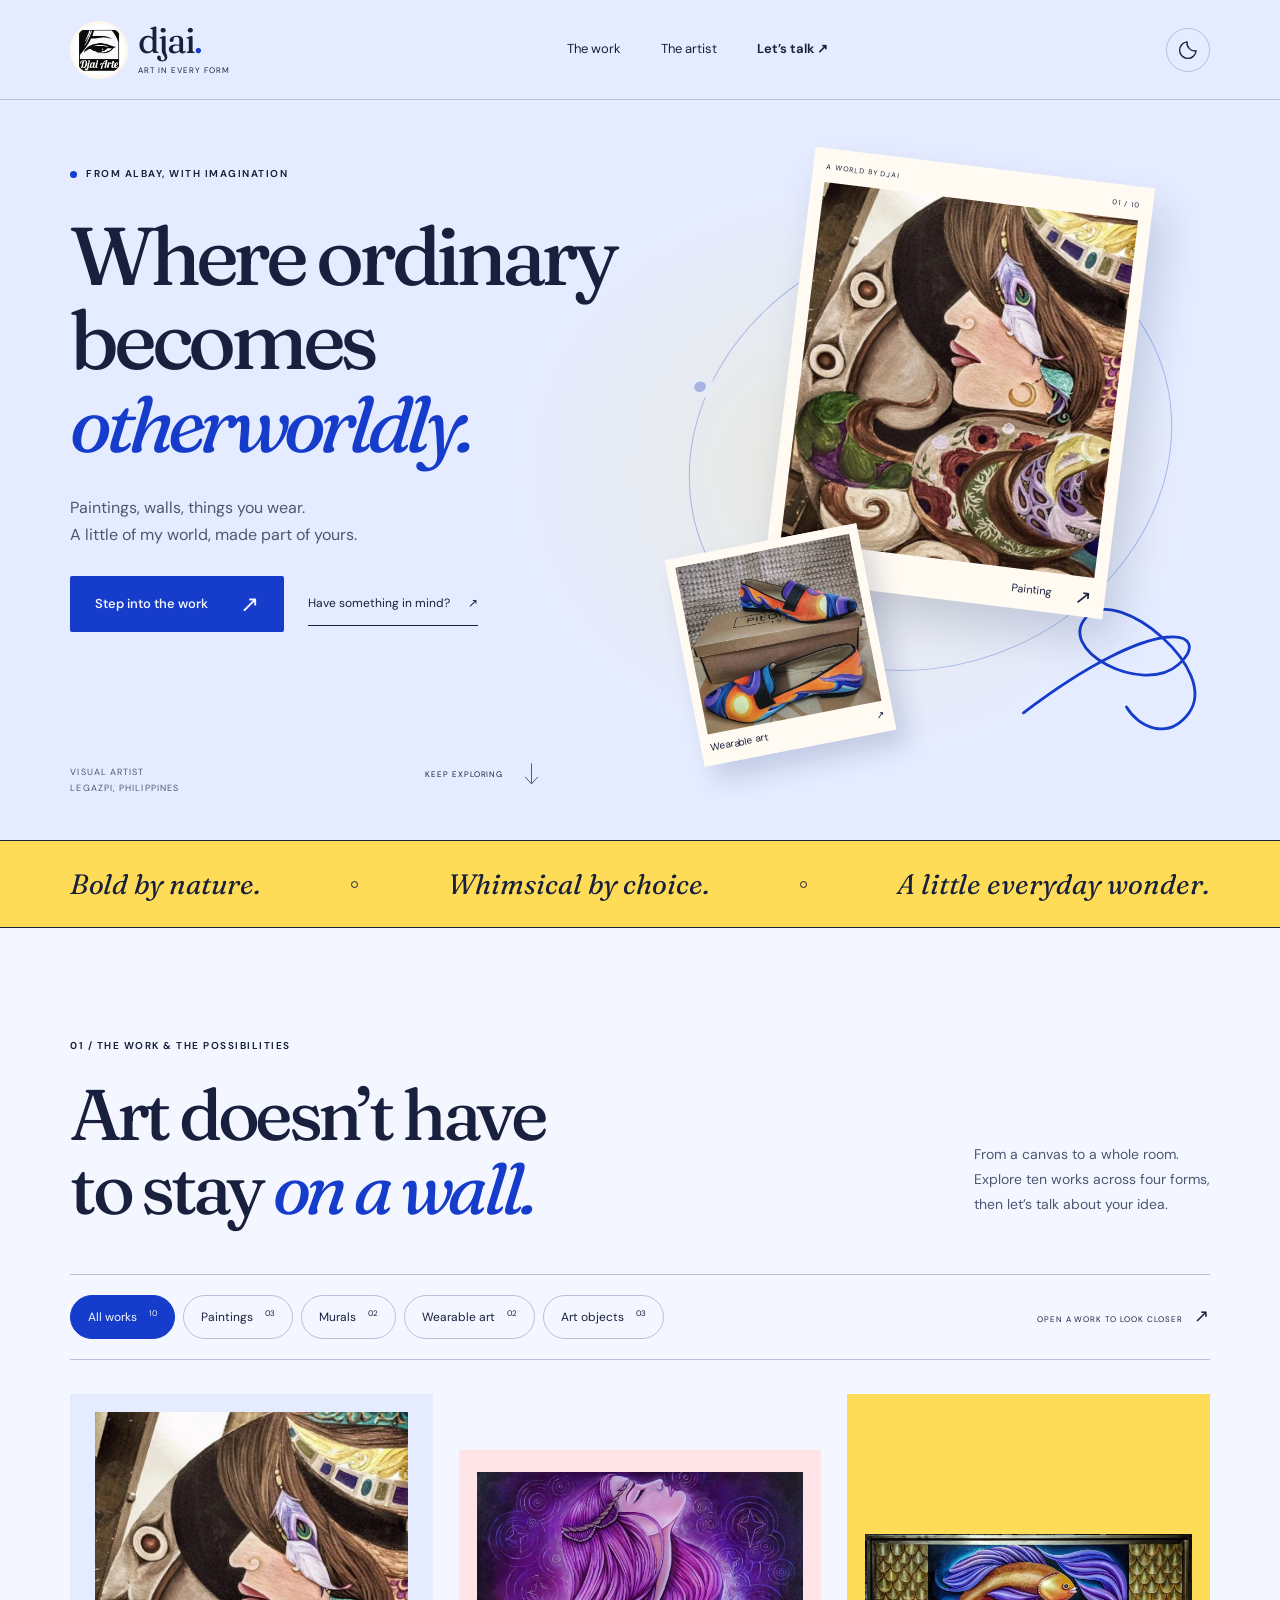
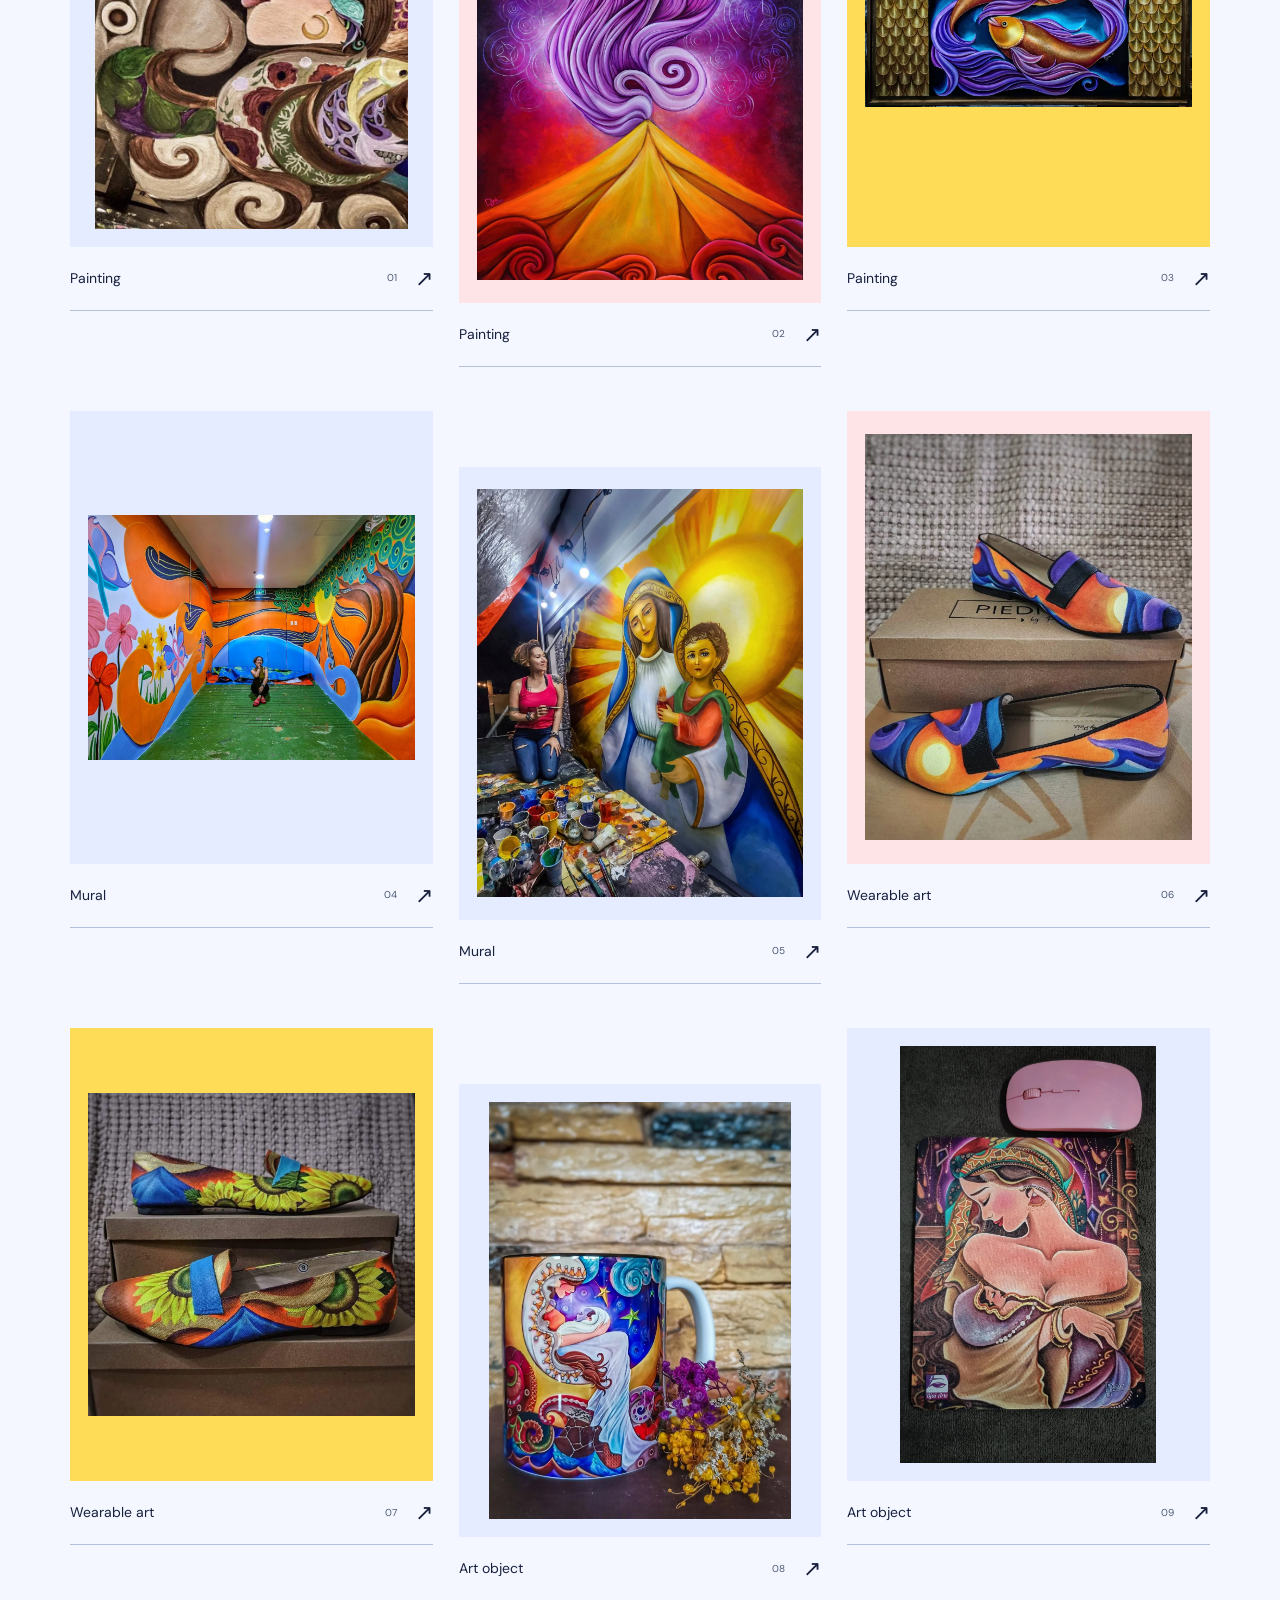
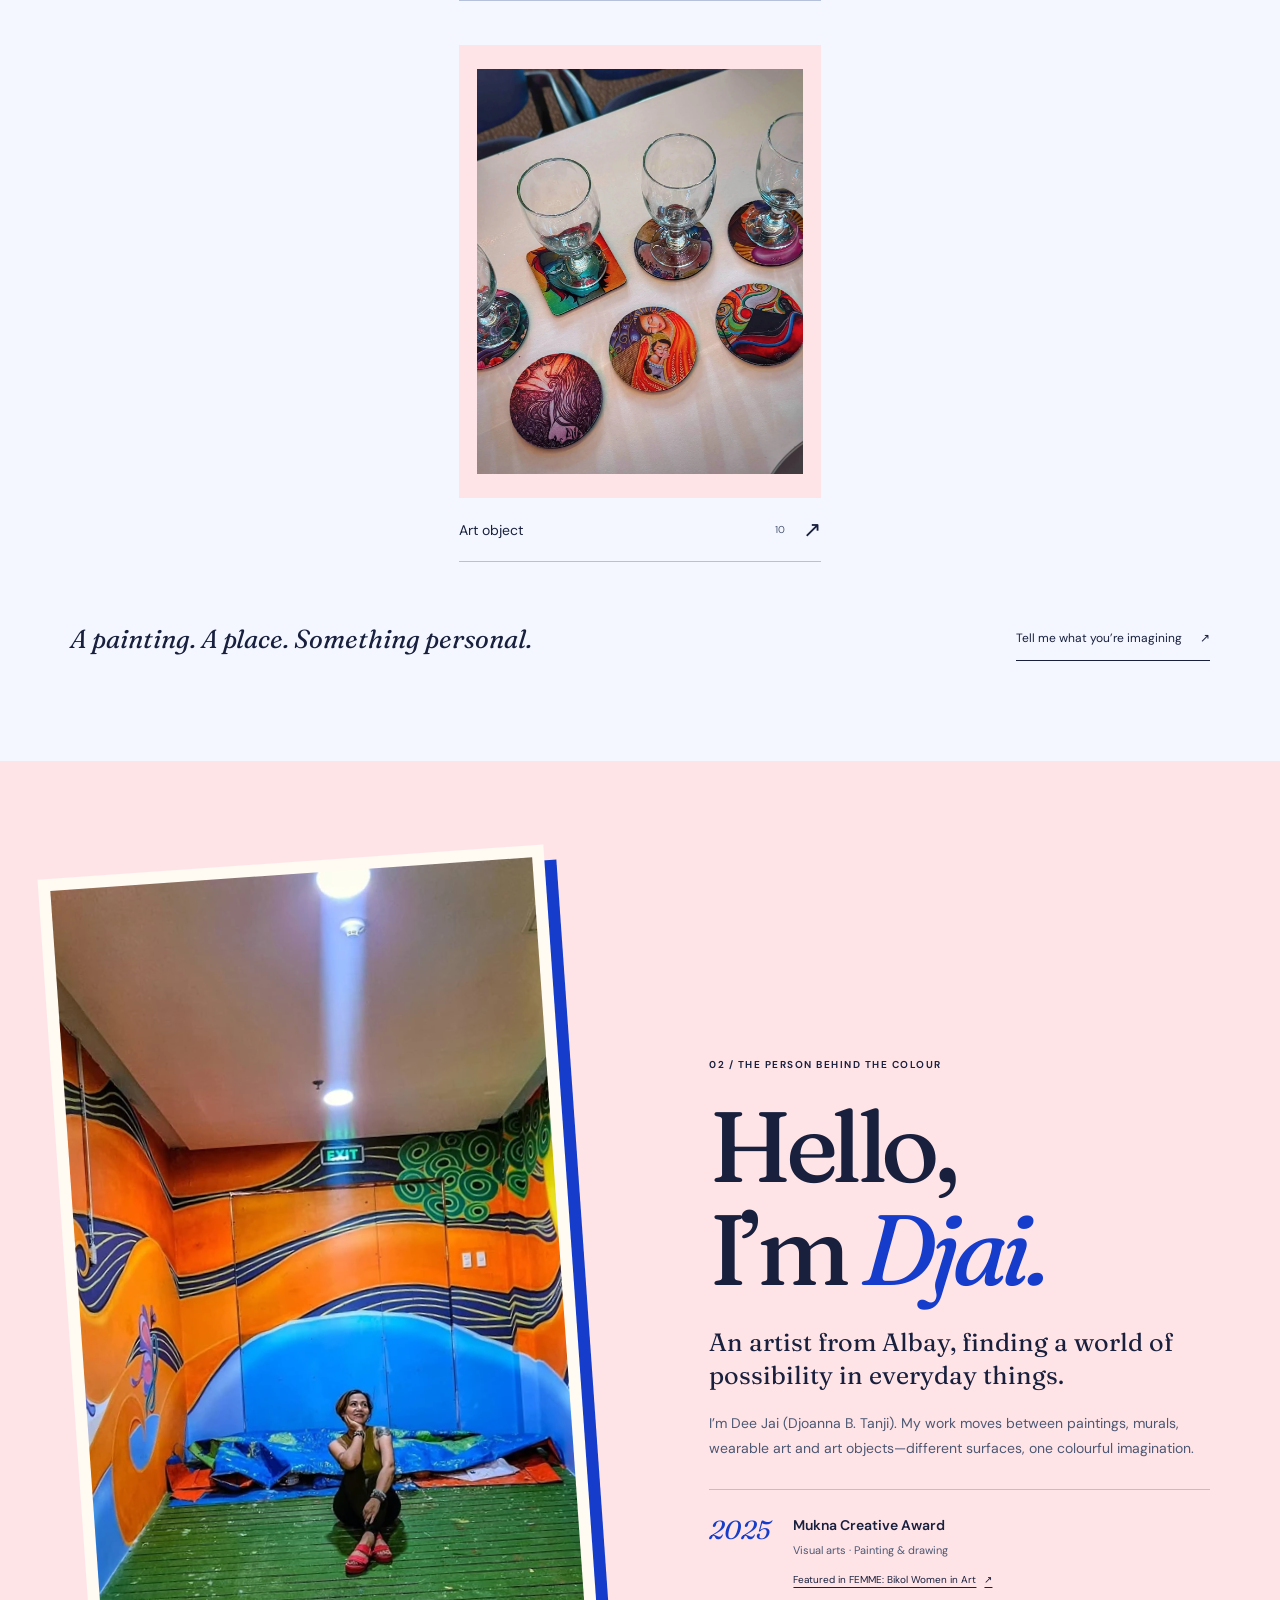
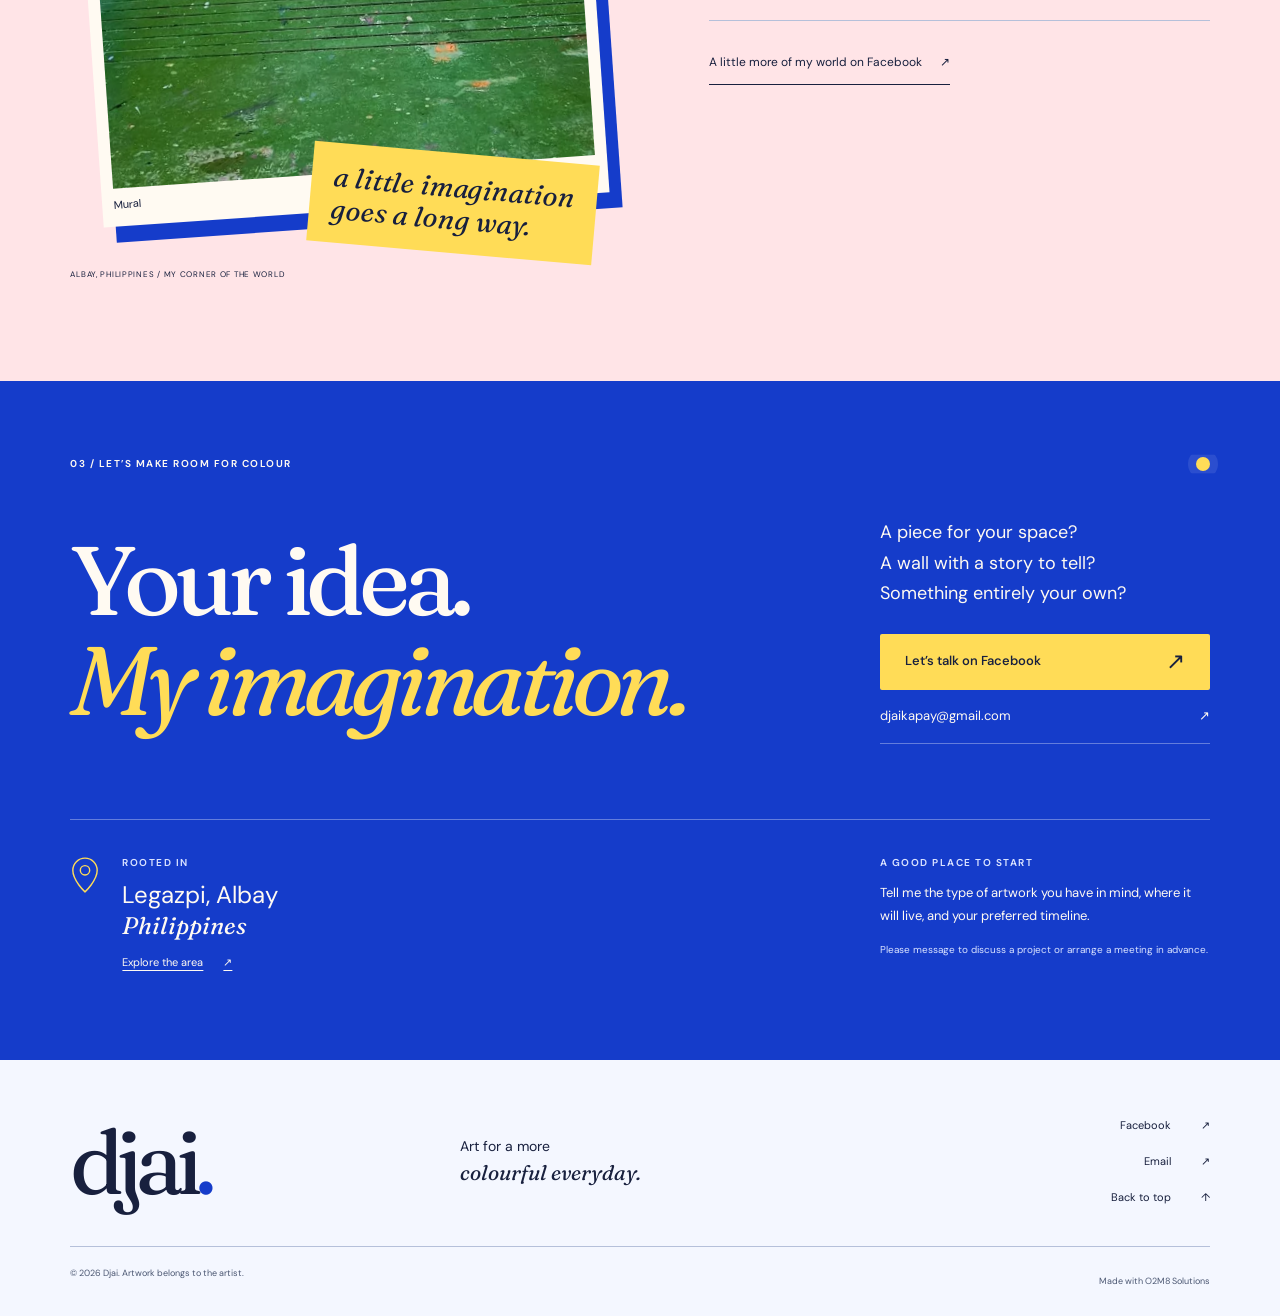
<file: index.html>
<!doctype html>
<html lang="en"><head><meta charset="utf-8"><meta name="viewport" content="width=device-width,initial-scale=1"><title>Djai — Art for a more colourful everyday</title><meta name="description" content="Explore paintings, murals, wearable art and art objects by Djai, a visual artist from Albay, Philippines. Connect about your next art project."><link rel="icon" type="image/webp" href="[data-uri]">
<meta name="theme-color" content="#f4f7ff">
<script>(function(){try{var t=localStorage.getItem('djai-theme');document.documentElement.dataset.djaiTheme=t==='light'||t==='dark'?t:matchMedia('(prefers-color-scheme: dark)').matches?'dark':'light'}catch(e){document.documentElement.dataset.djaiTheme='light'}})();</script>

<script>if(new URLSearchParams(location.search).get("motion")==="on")document.documentElement.dataset.djaiMotion="full";</script>
<link rel="stylesheet" href="styles.css"></head><body><div id="djai-final">
  <a class="skip-link" href="#djai-main">Skip to content</a>
  <div class="reading-progress" aria-hidden="true"></div>
  <header class="site-header">
    <a class="brand" href="#djai-home" aria-label="Djai. Art in every form — back to top"><img src="[data-uri]" alt="" width="360" height="350"><span>djai<span class="brand-dot">.</span><small>ART IN EVERY FORM</small></span></a>
    <nav class="main-nav" aria-label="Main navigation" id="djai-nav"><a href="#djai-work">The work</a><a href="#djai-details">The artist</a><a href="#djai-contact">Let’s talk <span aria-hidden="true">↗</span></a></nav>
    <div class="header-tools"><button class="icon-button theme-toggle" type="button" aria-label="Switch to dark mode" data-theme-toggle><svg class="sun-icon" viewBox="0 0 24 24" fill="none" stroke="currentColor" stroke-width="1.5" aria-hidden="true"><circle cx="12" cy="12" r="4"/><path d="M12 2v2m0 16v2M2 12h2m16 0h2M5 5l1.5 1.5m11 11L19 19M5 19l1.5-1.5m11-11L19 5"/></svg><svg class="moon-icon" viewBox="0 0 24 24" fill="none" stroke="currentColor" stroke-width="1.5" aria-hidden="true"><path d="M20.8 13.1A9 9 0 0 1 10.9 3.2 9 9 0 1 0 20.8 13.1Z"/></svg></button><button class="icon-button menu-toggle" type="button" aria-label="Open navigation" aria-expanded="false" aria-controls="djai-nav"><span></span><span></span></button></div>
  </header>
  <main id="djai-main">
    <section class="hero section-pad" id="djai-home" aria-labelledby="djai-hero-title">
      <div class="hero-copy"><p class="eyebrow hero-enter"><span class="status-dot" aria-hidden="true"></span> FROM ALBAY, WITH IMAGINATION</p><h1 id="djai-hero-title" class="hero-enter">Where ordinary<br> becomes <em>otherworldly.</em></h1><p class="hero-intro hero-enter">Paintings, walls, things you wear.<br> A little of my world, made part of yours.</p><div class="hero-actions hero-enter"><a class="button button-primary" href="#djai-work">Step into the work <span aria-hidden="true">↗</span></a><a class="text-link" href="#djai-contact">Have something in mind? <span aria-hidden="true">↗</span></a></div><div class="hero-bottom hero-enter"><span>VISUAL ARTIST<br> LEGAZPI, PHILIPPINES</span><a href="#djai-work" aria-label="Keep exploring — scroll to selected artwork" class="scroll-cue"><span>KEEP EXPLORING</span><svg viewBox="0 0 24 32" fill="none" stroke="currentColor" aria-hidden="true"><path d="M12 1v28M3 20l9 10 9-10"/></svg></a></div></div>
      <div class="hero-art"><div class="orbit-ring" aria-hidden="true"></div><div class="hero-scribble" aria-hidden="true"><svg viewBox="0 0 220 180" fill="none"><path d="M21 148C135 1 196 12 168 55 140 98 33 74 61 29 85-9 214 49 192 103 171 154 104 115 116 81" stroke="currentColor" stroke-width="3" stroke-linecap="round"/></svg></div><button class="hero-frame" data-art="1" aria-haspopup="dialog"><span class="frame-top">A WORLD BY DJAI <span>01 / 10</span></span><img src="images/01-painting.webp" alt="" width="720" height="960" fetchpriority="high"><span class="frame-bottom">Painting <span aria-hidden="true">↗</span></span></button><button class="hero-mini" data-art="6" aria-haspopup="dialog"><img src="images/06-wearable.webp" alt="" width="1200" height="1493"><span>Wearable art <span aria-hidden="true">↗</span></span></button></div>
    </section>
    <div class="editorial-ribbon"><span>Bold by nature.</span><i aria-hidden="true"></i><span>Whimsical by choice.</span><i aria-hidden="true"></i><span>A little everyday wonder.</span></div>
    <section class="work-section section-pad" id="djai-work" aria-labelledby="djai-work-title">
      <div class="section-heading" data-reveal><div><p class="eyebrow">01 / THE WORK & THE POSSIBILITIES</p><h2 id="djai-work-title">Art doesn’t have<br> to stay <em>on a wall.</em></h2></div><p class="section-aside">From a canvas to a whole room.<br> Explore ten works across four forms,<br> then let’s talk about your idea.</p></div>
      <div class="gallery-toolbar" data-reveal><div class="filters" role="group" aria-label="Filter artwork by type"><button type="button" data-filter="all" aria-pressed="true">All works <small>10</small></button><button type="button" data-filter="painting" aria-pressed="false">Paintings <small>03</small></button><button type="button" data-filter="mural" aria-pressed="false">Murals <small>02</small></button><button type="button" data-filter="wearable" aria-pressed="false">Wearable art <small>02</small></button><button type="button" data-filter="object" aria-pressed="false">Art objects <small>03</small></button></div><span class="gallery-hint">OPEN A WORK TO LOOK CLOSER <span aria-hidden="true">↗</span></span></div>
      <p class="sr-only" id="djai-gallery-status" role="status" aria-live="polite">Showing all 10 artworks.</p>
      <div class="art-grid"><figure class="art-card" data-type="painting" data-reveal><button class="art-open" data-art="1" aria-haspopup="dialog"><span class="art-image"><img src="images/01-painting.webp" alt="" width="720" height="960" loading="lazy" decoding="async"></span><span class="art-caption"><span>Painting</span> <span class="art-number">01 <span aria-hidden="true">↗</span></span></span></button></figure>
<figure class="art-card" data-type="painting" data-reveal><button class="art-open" data-art="2" aria-haspopup="dialog"><span class="art-image"><img src="images/02-painting.webp" alt="" width="1200" height="1501" loading="lazy" decoding="async"></span><span class="art-caption"><span>Painting</span> <span class="art-number">02 <span aria-hidden="true">↗</span></span></span></button></figure>
<figure class="art-card" data-type="painting" data-reveal><button class="art-open" data-art="3" aria-haspopup="dialog"><span class="art-image"><img src="images/03-painting.webp" alt="" width="1200" height="636" loading="lazy" decoding="async"></span><span class="art-caption"><span>Painting</span> <span class="art-number">03 <span aria-hidden="true">↗</span></span></span></button></figure>
<figure class="art-card" data-type="mural" data-reveal><button class="art-open" data-art="4" aria-haspopup="dialog"><span class="art-image"><img src="images/04-mural.webp" alt="" width="1200" height="900" loading="lazy" decoding="async"></span><span class="art-caption"><span>Mural</span> <span class="art-number">04 <span aria-hidden="true">↗</span></span></span></button></figure>
<figure class="art-card" data-type="mural" data-reveal><button class="art-open" data-art="5" aria-haspopup="dialog"><span class="art-image"><img src="images/05-mural.webp" alt="" width="1200" height="1500" loading="lazy" decoding="async"></span><span class="art-caption"><span>Mural</span> <span class="art-number">05 <span aria-hidden="true">↗</span></span></span></button></figure>
<figure class="art-card" data-type="wearable" data-reveal><button class="art-open" data-art="6" aria-haspopup="dialog"><span class="art-image"><img src="images/06-wearable.webp" alt="" width="1200" height="1493" loading="lazy" decoding="async"></span><span class="art-caption"><span>Wearable art</span> <span class="art-number">06 <span aria-hidden="true">↗</span></span></span></button></figure>
<figure class="art-card" data-type="wearable" data-reveal><button class="art-open" data-art="7" aria-haspopup="dialog"><span class="art-image"><img src="images/07-wearable.webp" alt="" width="1080" height="1070" loading="lazy" decoding="async"></span><span class="art-caption"><span>Wearable art</span> <span class="art-number">07 <span aria-hidden="true">↗</span></span></span></button></figure>
<figure class="art-card" data-type="object" data-reveal><button class="art-open" data-art="8" aria-haspopup="dialog"><span class="art-image"><img src="images/08-object.webp" alt="" width="1161" height="1600" loading="lazy" decoding="async"></span><span class="art-caption"><span>Art object</span> <span class="art-number">08 <span aria-hidden="true">↗</span></span></span></button></figure>
<figure class="art-card" data-type="object" data-reveal><button class="art-open" data-art="9" aria-haspopup="dialog"><span class="art-image"><img src="images/09-object.webp" alt="" width="982" height="1600" loading="lazy" decoding="async"></span><span class="art-caption"><span>Art object</span> <span class="art-number">09 <span aria-hidden="true">↗</span></span></span></button></figure>
<figure class="art-card" data-type="object" data-reveal><button class="art-open" data-art="10" aria-haspopup="dialog"><span class="art-image"><img src="images/10-object.webp" alt="" width="1200" height="1489" loading="lazy" decoding="async"></span><span class="art-caption"><span>Art object</span> <span class="art-number">10 <span aria-hidden="true">↗</span></span></span></button></figure></div>
      <div class="work-end" data-reveal><p>A painting. A place. Something personal.</p><a class="text-link" href="#djai-contact">Tell me what you’re imagining <span aria-hidden="true">↗</span></a></div>
    </section>
    <section class="artist-section section-pad" id="djai-details" aria-labelledby="djai-artist-title">
      <div class="artist-visual" data-reveal><button class="artist-photo" data-art="4" aria-haspopup="dialog"><img src="images/04-mural.webp" alt="" width="1200" height="900" loading="lazy"><span>Mural <span aria-hidden="true">↗</span></span></button><div class="artist-signature" aria-hidden="true">a little imagination<br> goes a long way.</div><span class="artist-coordinate">ALBAY, PHILIPPINES / MY CORNER OF THE WORLD</span></div>
      <div class="artist-copy" data-reveal><p class="eyebrow">02 / THE PERSON BEHIND THE COLOUR</p><h2 id="djai-artist-title">Hello,<br>  I’m <em>Djai.</em></h2><p class="artist-lead">An artist from Albay, finding a world of possibility in everyday things.</p><p>I’m Dee Jai (Djoanna B. Tanji). My work moves between paintings, murals, wearable art and art objects—different surfaces, one colourful imagination.</p><div class="recognition"><span class="recognition-year">2025</span><div><h3>Mukna Creative Award</h3><p>Visual arts · Painting & drawing</p><a href="https://dateline-ibalon.com/2025/03/femme-bikol-women-in-art/" target="_blank" rel="noopener noreferrer">Featured in FEMME: Bikol Women in Art <span aria-hidden="true">↗</span></a></div></div><a class="text-link" href="https://www.facebook.com/whydjaiwhy" target="_blank" rel="noopener noreferrer">A little more of my world on Facebook <span aria-hidden="true">↗</span></a></div>
    </section>
    <section class="contact-section section-pad" id="djai-contact" aria-labelledby="djai-contact-title"><div class="contact-top" data-reveal><p class="eyebrow">03 / LET’S MAKE ROOM FOR COLOUR</p><span class="contact-dot" aria-hidden="true"></span></div><div class="contact-main" data-reveal><h2 id="djai-contact-title">Your idea.<br> <em>My imagination.</em></h2><div class="contact-copy"><p>A piece for your space?<br> A wall with a story to tell?<br> Something entirely your own?</p><a class="button button-yellow" href="https://www.facebook.com/whydjaiwhy" target="_blank" rel="noopener noreferrer">Let’s talk on Facebook <span aria-hidden="true">↗</span></a><a class="contact-email" href="mailto:djaikapay@gmail.com">djaikapay@gmail.com <span aria-hidden="true">↗</span></a></div></div><div class="contact-details" data-reveal><div class="location"><svg viewBox="0 0 32 40" fill="none" stroke="currentColor" stroke-width="1.5" aria-hidden="true"><path d="M29 15c0 11-13 23-13 23S3 26 3 15a13 13 0 0 1 26 0Z"/><circle cx="16" cy="15" r="5"/></svg><div><p class="eyebrow">ROOTED IN</p><p>Legazpi, Albay<br> <em>Philippines</em></p><a href="https://www.google.com/maps/search/?api=1&query=Legazpi%2C+Albay%2C+Philippines" target="_blank" rel="noopener noreferrer">Explore the area <span aria-hidden="true">↗</span></a></div></div><div class="contact-practical"><p class="eyebrow">A GOOD PLACE TO START</p><p>Tell me the type of artwork you have in mind, where it will live, and your preferred timeline.</p><small>Please message to discuss a project or arrange a meeting in advance.</small></div></div></section>
  </main>
  <footer class="site-footer section-pad"><a class="footer-brand" href="#djai-home" aria-label="Djai, back to top">djai<span>.</span></a><p>Art for a more<br> <em>colourful everyday.</em></p><div class="footer-links"><a href="https://www.facebook.com/whydjaiwhy" target="_blank" rel="noopener noreferrer">Facebook <span aria-hidden="true">↗</span></a><a href="mailto:djaikapay@gmail.com">Email <span aria-hidden="true">↗</span></a><a href="#djai-home">Back to top <span aria-hidden="true">↑</span></a></div><div class="footer-bottom"><span>© <span data-year>2026</span> Djai. Artwork belongs to the artist.</span><span class="footer-credit">Made with O2M8 Solutions</span></div></footer>
  <dialog class="art-viewer" aria-labelledby="djai-viewer-title"><div class="viewer-top"><h2 id="djai-viewer-title">Painting</h2><span class="viewer-counter"></span><button class="icon-button viewer-close" type="button" aria-label="Close artwork viewer"><svg viewBox="0 0 24 24" stroke="currentColor" stroke-width="1.5" aria-hidden="true"><path d="m5 5 14 14M19 5 5 19"/></svg></button></div><div class="viewer-stage"><img class="viewer-image" alt=""></div><div class="viewer-bottom"><button class="viewer-prev" type="button"><span aria-hidden="true">←</span> Previous</button><span>USE ARROW KEYS TO EXPLORE</span><button class="viewer-next" type="button">Next <span aria-hidden="true">→</span></button></div></dialog>
</div>
<script src="script.js"></script></body></html>
</file>
<file: styles.css>
@font-face{font-family:Djai Sans;src:url([data-uri]) format('woff2');font-weight:100 1000;font-display:swap}
@font-face{font-family:Djai Serif;src:url([data-uri]) format('woff2');font-weight:100 900;font-display:swap}
@font-face{font-family:Djai Serif;src:url([data-uri]) format('woff2');font-weight:100 900;font-style:italic;font-display:swap}
html{scroll-behavior:smooth;scroll-padding-top:100px}body{margin:0;background:#f4f7ff}html[data-djai-theme=dark] body{background:#151a30}
#djai-final{--paper:#f4f7ff;--hero:#e5ecff;--ink:#18203e;--muted:#4c5873;--primary:#153cca;--accent:#ffdc57;--pink:#ffe4e7;--line:#b5c0da;--frame:#fffaf2;--contact:#153cca;--contact-ink:#fffaf2;--contact-muted:#d9e2ff;--ribbon:#ffdc57;--ribbon-ink:#18203e;--shadow:rgba(19,36,94,.16);font-family:Djai Sans,Arial,sans-serif;font-size:16px;line-height:1.6;color:var(--ink);background:var(--paper);isolation:isolate;width:100%;overflow:clip;text-align:left;color-scheme:light}
html[data-djai-theme=dark] #djai-final{--paper:#151a30;--hero:#1d2443;--ink:#f4edff;--muted:#c1bed2;--primary:#f6d36b;--accent:#f6d36b;--pink:#272d48;--line:#626b8b;--frame:#fff5ed;--contact:#442151;--contact-muted:#ecd9ef;--ribbon:#db7cae;--ribbon-ink:#251a37;--shadow:rgba(0,0,0,.3);color-scheme:dark}
#djai-final *,#djai-final *::before,#djai-final *::after{box-sizing:border-box}#djai-final [hidden]{display:none!important}#djai-final img{display:block;max-width:100%}#djai-final svg{display:block}#djai-final a{color:inherit;text-decoration:none}#djai-final button{font:inherit;color:inherit;cursor:pointer;background:none;border:0;padding:0;text-align:inherit}#djai-final h1,#djai-final h2,#djai-final h3,#djai-final p,#djai-final figure{margin:0}#djai-final h1,#djai-final h2{font-family:Djai Serif,Georgia,serif;font-weight:450;letter-spacing:-.065em;line-height:1.03}#djai-final h2{font-size:clamp(46px,5.6vw,84px)}#djai-final em{font-family:Djai Serif,Georgia,serif;font-weight:420}#djai-final button:focus-visible,#djai-final a:focus-visible{outline:3px solid var(--primary);outline-offset:5px}#djai-final .section-pad{padding-left:5.5%;padding-right:5.5%}#djai-final .eyebrow{font-size:10px;letter-spacing:.15em;font-weight:650;line-height:1.6}#djai-final .sr-only{position:absolute;width:1px;height:1px;padding:0;margin:-1px;overflow:hidden;clip:rect(0,0,0,0);white-space:nowrap;border:0}#djai-final .skip-link{position:fixed;top:10px;left:10px;transform:translateY(-200%);background:var(--accent);color:#18203e;padding:12px 20px;z-index:100}#djai-final .skip-link:focus{transform:none}#djai-final .reading-progress{height:3px;position:fixed;top:0;left:0;width:100%;transform:scaleX(0);transform-origin:left;background:var(--primary);z-index:80;pointer-events:none}
#djai-final .site-header{height:100px;padding:12px 5.5%;display:flex;align-items:center;justify-content:space-between;gap:24px;background:var(--hero);position:relative;z-index:30;border-bottom:1px solid var(--line)}#djai-final .brand{display:flex;align-items:center;gap:10px}#djai-final .brand img{width:58px;height:58px;object-fit:contain;background:#fff8ee;border-radius:50%;padding:3px}#djai-final .brand>span{font-family:Djai Serif,Georgia,serif;font-size:36px;line-height:.9;letter-spacing:-2px}#djai-final .brand-dot{color:var(--primary)}#djai-final .brand small{display:block;font:8px Djai Sans,sans-serif;letter-spacing:.12em;margin-top:8px}#djai-final .main-nav{display:flex;align-items:center;gap:40px;font-size:13px}#djai-final .main-nav a{position:relative;padding:12px 0}#djai-final .main-nav a::after{content:'';position:absolute;left:0;bottom:5px;height:1px;width:100%;background:currentColor;transform:scaleX(0);transform-origin:left;transition:transform .25s}#djai-final .main-nav a:hover::after,#djai-final .main-nav a[aria-current]::after{transform:scaleX(1)}#djai-final .main-nav a:last-child{font-weight:650}#djai-final .header-tools{display:flex;gap:8px}#djai-final .icon-button{width:44px;height:44px;border:1px solid var(--line);border-radius:50%;display:grid;place-items:center}#djai-final .icon-button svg{width:22px;height:22px}#djai-final .moon-icon{display:block}#djai-final .sun-icon{display:none}html[data-djai-theme=dark] #djai-final .moon-icon{display:none}html[data-djai-theme=dark] #djai-final .sun-icon{display:block}#djai-final .menu-toggle{display:none}
#djai-final .hero{min-height:740px;padding-top:66px;padding-bottom:44px;background:var(--hero);display:grid;grid-template-columns:1.12fr 1fr;gap:2%;position:relative}#djai-final .hero-copy{display:flex;flex-direction:column;position:relative;z-index:2}#djai-final .hero .eyebrow{display:flex;align-items:center;gap:9px;margin-bottom:32px}#djai-final .status-dot{width:7px;height:7px;background:var(--primary);border-radius:50%}#djai-final h1{font-size:clamp(55px,6.4vw,100px)}#djai-final h1 em{display:block;color:var(--primary);font-size:.96em;letter-spacing:-.075em}#djai-final .hero-intro{margin:30px 0 28px;font-size:16px;line-height:1.7;color:var(--muted)}#djai-final .hero-actions{display:flex;align-items:center;gap:24px;flex-wrap:wrap}#djai-final .button{min-height:56px;padding:16px 25px;display:inline-flex;align-items:center;justify-content:space-between;gap:32px;font-size:13px;font-weight:550;border-radius:2px;transition:transform .25s,box-shadow .25s}#djai-final .button:hover{transform:translateY(-3px);box-shadow:0 8px 0 -4px var(--ink)}#djai-final .button-primary{background:var(--primary);color:var(--paper)}#djai-final .button span{font-size:23px;line-height:1}#djai-final .text-link{font-size:12px;border-bottom:1px solid currentColor;display:inline-flex;align-items:center;gap:18px;padding:10px 0;min-height:44px}#djai-final .hero-bottom{display:flex;justify-content:space-between;align-items:flex-end;margin-top:auto;padding-top:45px;max-width:470px}#djai-final .hero-bottom>span{font-size:9px;line-height:1.8;letter-spacing:.12em;color:var(--muted)}#djai-final .scroll-cue{display:flex;align-items:center;gap:20px;min-height:44px;font-size:8px;letter-spacing:.12em}#djai-final .scroll-cue svg{width:17px;height:32px;animation:djai-nudge 3s ease-in-out 1}
#djai-final .hero-art{position:relative;min-height:610px;perspective:1100px}#djai-final .orbit-ring{position:absolute;width:94%;aspect-ratio:1;border:1px solid var(--primary);border-radius:50%;top:6%;left:0;opacity:.3;transform:rotate(-25deg) scaleY(.86)}#djai-final .hero-frame{position:absolute;width:65%;top:0;left:20%;background:var(--frame);padding:13px 13px 0;transform:rotate(7deg);box-shadow:14px 22px 40px var(--shadow);color:#18203e;animation:djai-float 4.6s ease-in-out 1;transition:box-shadow .4s}#djai-final .hero-frame:hover{box-shadow:20px 30px 50px var(--shadow)}#djai-final .hero-frame>img{width:100%;height:360px;object-fit:cover}#djai-final .frame-top{display:flex;justify-content:space-between;font-size:7px;letter-spacing:.14em;padding-bottom:10px}#djai-final .frame-bottom{display:flex;justify-content:space-between;align-items:center;font-size:11px;height:40px}#djai-final .frame-bottom>span{font-size:20px}#djai-final .hero-mini{position:absolute;width:37%;left:0;bottom:46px;transform:rotate(-11deg);border:9px solid var(--frame);background:var(--frame);color:#18203e;box-shadow:10px 16px 25px var(--shadow);animation:djai-float-small 4.4s ease-in-out 1}#djai-final .hero-mini>img{width:100%;height:170px;object-fit:cover;object-position:center 58%}#djai-final .hero-mini>span{display:flex;justify-content:space-between;font-size:10px;padding-top:6px}#djai-final .hero-scribble{position:absolute;width:39%;color:var(--primary);right:-2%;bottom:30px;transform:rotate(15deg)}#djai-final .hero-note{position:absolute;right:3%;bottom:112px;font-size:14px;line-height:1.5;transform:rotate(7deg);color:var(--primary)}#djai-final .hero-note em{font-size:20px}#djai-final .hero-note svg{width:90px;margin:0 0 0 28px}#djai-final .editorial-ribbon{display:flex;justify-content:space-between;align-items:center;gap:25px;padding:26px 5.5%;background:var(--ribbon);color:var(--ribbon-ink);font:italic 28px Djai Serif,Georgia,serif;border-top:1px solid var(--ink);border-bottom:1px solid var(--ink)}#djai-final .editorial-ribbon i{width:7px;height:7px;border:1px solid currentColor;border-radius:50%;flex-shrink:0}
#djai-final .work-section{padding-top:110px;padding-bottom:100px}#djai-final .section-heading{display:flex;justify-content:space-between;align-items:flex-end;gap:40px;margin-bottom:48px}#djai-final .section-heading .eyebrow{margin-bottom:24px}#djai-final .section-heading h2 em{color:var(--primary)}#djai-final .section-aside{font-size:14px;line-height:1.8;color:var(--muted);padding-bottom:8px}#djai-final .gallery-toolbar{border-top:1px solid var(--line);border-bottom:1px solid var(--line);padding:20px 0;display:flex;align-items:center;justify-content:space-between;gap:20px;margin-bottom:34px}#djai-final .filters{display:flex;gap:8px;flex-wrap:wrap}#djai-final .filters button{padding:10px 17px;border:1px solid var(--line);border-radius:100px;font-size:12px;min-height:44px;transition:background .25s,color .25s,border-color .25s}#djai-final .filters small{font-size:8px;margin-left:9px;vertical-align:super}#djai-final .filters button[aria-pressed=true]{background:var(--primary);border-color:var(--primary);color:var(--paper)}#djai-final .filters button:hover{border-color:var(--primary)}#djai-final .gallery-hint{font-size:8px;letter-spacing:.12em;white-space:nowrap}#djai-final .gallery-hint span{font-size:18px;margin-left:8px}#djai-final .art-grid{display:grid;grid-template-columns:repeat(3,minmax(0,1fr));gap:44px 26px;align-items:start}#djai-final .art-card:nth-child(3n+2){margin-top:56px}#djai-final .art-open{display:block;width:100%}#djai-final .art-image{display:block;position:relative;overflow:hidden;background:var(--hero);aspect-ratio:4/5;padding:18px;transition:background .4s}#djai-final .art-card:nth-child(4n+2) .art-image{background:var(--pink)}#djai-final .art-card:nth-child(4n+3) .art-image{background:var(--ribbon)}#djai-final .art-image img{width:100%;height:100%;object-fit:contain;transition:transform .65s cubic-bezier(.2,.65,.3,1)}#djai-final .art-open:hover img{transform:scale(1.045)}#djai-final .art-caption{display:flex;justify-content:space-between;align-items:center;border-bottom:1px solid var(--line);padding:14px 0;font-size:14px}#djai-final .art-number{font-size:10px;color:var(--muted);display:flex;gap:18px;align-items:center}#djai-final .art-number>span{font-size:22px;color:var(--ink);transition:transform .25s}#djai-final .art-open:hover .art-number>span{transform:translate(3px,-3px)}#djai-final .art-card:last-child{grid-column:2}#djai-final .art-grid.is-filtered .art-card{margin-top:0;grid-column:auto}#djai-final .work-end{display:flex;justify-content:space-between;gap:20px;margin-top:55px;align-items:center}#djai-final .work-end p{font:italic 26px Djai Serif,Georgia,serif}
#djai-final .artist-section{background:var(--pink);padding-top:100px;padding-bottom:100px;display:grid;grid-template-columns:1.05fr 1fr;gap:10%;align-items:center}#djai-final .artist-visual{position:relative;padding:0 18px 70px 0}#djai-final .artist-photo{width:100%;padding:12px;background:var(--frame);color:#18203e;transform:rotate(-4deg);box-shadow:12px 16px 0 var(--primary);display:block}#djai-final .artist-photo img{width:100%;aspect-ratio:1;object-fit:cover}#djai-final .artist-photo>span{display:flex;justify-content:space-between;padding-top:8px;font-size:11px}#djai-final .artist-signature{position:absolute;bottom:28px;right:0;background:var(--ribbon);color:var(--ribbon-ink);font:italic 28px/1.15 Djai Serif,Georgia,serif;padding:18px 22px;transform:rotate(5deg)}#djai-final .artist-coordinate{position:absolute;bottom:0;left:0;font-size:8px;letter-spacing:.09em}#djai-final .artist-copy>.eyebrow{margin-bottom:22px}#djai-final .artist-copy h2{font-size:clamp(64px,7.8vw,115px)}#djai-final .artist-copy h2 em{color:var(--primary)}#djai-final .artist-lead{font:25px/1.35 Djai Serif,Georgia,serif;margin:25px 0 18px}#djai-final .artist-copy>p:not(.eyebrow):not(.artist-lead){color:var(--muted);font-size:14px;line-height:1.8}#djai-final .recognition{display:flex;gap:23px;margin:28px 0 20px;padding:24px 0;border-top:1px solid var(--line);border-bottom:1px solid var(--line)}#djai-final .recognition-year{font:italic 26px Djai Serif,Georgia,serif;color:var(--primary)}#djai-final .recognition h3{font-size:14px;font-weight:600;letter-spacing:0}#djai-final .recognition p{font-size:11px;color:var(--muted);margin:5px 0}#djai-final .recognition a{font-size:10px;text-decoration:underline;text-underline-offset:4px;min-height:32px;display:inline-flex;align-items:center;gap:8px}
#djai-final .contact-section{padding-top:75px;padding-bottom:75px;background:var(--contact);color:var(--contact-ink);position:relative}#djai-final .contact-section a:focus-visible{outline-color:var(--accent)}#djai-final .contact-top{display:flex;justify-content:space-between;align-items:center;margin-bottom:45px}#djai-final .contact-dot{width:14px;height:14px;border-radius:50%;background:var(--accent);box-shadow:0 0 0 8px #ffffff18}#djai-final .contact-main{display:grid;grid-template-columns:1.4fr 1fr;gap:50px;align-items:center}#djai-final .contact-main h2{font-size:clamp(58px,7.6vw,112px)}#djai-final .contact-main h2 em{color:var(--accent)}#djai-final .contact-copy{justify-self:end;max-width:330px;width:100%}#djai-final .contact-copy>p{font-size:18px;line-height:1.7;margin-bottom:25px}#djai-final .button-yellow{background:var(--accent);color:#18203e;width:100%}#djai-final .contact-email{display:flex;align-items:center;justify-content:space-between;padding:16px 0;font-size:13px;border-bottom:1px solid #ffffff55;min-height:44px}#djai-final .contact-details{margin-top:75px;border-top:1px solid #ffffff55;padding-top:35px;display:grid;grid-template-columns:1.4fr 1fr;gap:50px}#djai-final .location{display:flex;gap:22px}#djai-final .location>svg{width:30px;height:40px;color:var(--accent)}#djai-final .location .eyebrow{color:var(--contact-muted);margin-bottom:8px}#djai-final .location p:not(.eyebrow){font-size:24px;line-height:1.3}#djai-final .location a{font-size:11px;display:inline-flex;align-items:center;gap:20px;min-height:44px;text-decoration:underline;text-underline-offset:4px}#djai-final .contact-practical{max-width:330px;justify-self:end}#djai-final .contact-practical .eyebrow{color:var(--contact-muted);margin-bottom:10px}#djai-final .contact-practical>p:not(.eyebrow){font-size:13px;line-height:1.8}#djai-final .contact-practical small{font-size:10px;line-height:1.7;color:var(--contact-muted);display:block;margin-top:14px}
#djai-final .site-footer{padding-top:48px;padding-bottom:20px;display:grid;grid-template-columns:1fr 1fr 1fr;gap:30px;align-items:center}#djai-final .footer-brand{font:90px/.8 Djai Serif,Georgia,serif;letter-spacing:-8px}#djai-final .footer-brand>span{color:var(--primary)}#djai-final .site-footer>p{font-size:14px;line-height:1.5}#djai-final .site-footer>p em{font-size:21px}#djai-final .footer-links{display:flex;flex-direction:column;align-items:flex-end;font-size:11px}#djai-final .footer-links a{min-height:36px;display:flex;align-items:center;gap:30px}#djai-final .footer-bottom{grid-column:1/-1;border-top:1px solid var(--line);padding-top:19px;display:flex;justify-content:space-between;gap:20px;font-size:9px;color:var(--muted)}#djai-final .footer-bottom a{display:inline-flex;gap:8px;min-height:30px;align-items:center}
#djai-final .art-viewer{position:fixed;inset:0;margin:auto;width:min(1120px,94vw);height:min(900px,94dvh);max-height:94dvh;border:1px solid var(--line);padding:0;background:var(--paper);color:var(--ink);box-shadow:0 30px 120px #0008;z-index:100;overflow:hidden}#djai-final .art-viewer[open]{display:flex;flex-direction:column;animation:djai-dialog-in .3s both}#djai-final .art-viewer::backdrop{background:#0b1024dc;backdrop-filter:blur(8px)}#djai-final .viewer-top{display:flex;align-items:center;gap:20px;padding:14px 22px;border-bottom:1px solid var(--line)}#djai-final .viewer-top h2{font:24px Djai Serif,Georgia,serif;letter-spacing:-.03em}#djai-final .viewer-counter{font-size:10px;color:var(--muted);margin-left:auto}#djai-final .viewer-stage{min-height:0;flex:1;padding:20px;display:flex;justify-content:center;align-items:center}#djai-final .viewer-image{width:100%;height:100%;object-fit:contain;min-height:0}#djai-final .viewer-bottom{border-top:1px solid var(--line);display:flex;align-items:center;justify-content:space-between;padding:8px 22px;gap:15px}#djai-final .viewer-bottom button{min-height:44px;font-size:12px;display:flex;align-items:center;gap:16px}#djai-final .viewer-bottom>span{font-size:8px;letter-spacing:.1em;color:var(--muted)}
/* Reveals keep content legible even if JavaScript never runs. */
#djai-final .reveal-ready{transition:transform .8s cubic-bezier(.2,.7,.2,1),clip-path .8s cubic-bezier(.2,.7,.2,1);transform:translateY(22px);clip-path:inset(0 0 8% 0)}#djai-final .reveal-ready.is-visible{transform:none;clip-path:inset(-8% -8% -8% -8%)}#djai-final .hero-enter{animation:djai-enter .9s cubic-bezier(.2,.7,.2,1) both}#djai-final .hero-enter:nth-child(2){animation-delay:.09s}#djai-final .hero-enter:nth-child(3){animation-delay:.18s}#djai-final .hero-enter:nth-child(4){animation-delay:.27s}#djai-final .hero-enter:nth-child(5){animation-delay:.36s}
@keyframes djai-enter{from{transform:translateY(24px);clip-path:inset(0 0 100% 0)}to{transform:translateY(0);clip-path:inset(0 0 -10% 0)}}@keyframes djai-float{0%,100%{transform:rotate(7deg) translateY(0)}50%{transform:rotate(5deg) translateY(-13px)}}@keyframes djai-float-small{0%,100%{transform:rotate(-11deg) translateY(0)}50%{transform:rotate(-8deg) translateY(-8px)}}@keyframes djai-nudge{0%,100%{transform:translateY(0)}50%{transform:translateY(6px)}}@keyframes djai-dialog-in{from{transform:translateY(20px) scale(.98);opacity:0}to{transform:none;opacity:1}}
::view-transition-old(root){animation:none}::view-transition-new(root){animation:djai-theme-wipe .6s cubic-bezier(.2,.7,.2,1)}@keyframes djai-theme-wipe{from{clip-path:circle(0 at 96% 35px)}to{clip-path:circle(150% at 96% 35px)}}
@media(min-width:1600px){#djai-final .hero{min-height:820px}#djai-final .hero-art{max-width:700px}#djai-final .hero-frame>img{height:440px}#djai-final .hero-mini>img{height:210px}#djai-final .section-pad,#djai-final .site-header{padding-left:max(5.5%,calc((100vw - 1480px)/2));padding-right:max(5.5%,calc((100vw - 1480px)/2))}}
@media(max-width:1100px){#djai-final .hero{min-height:680px;gap:2%;padding-top:55px}#djai-final h1{font-size:6.5vw}#djai-final .hero-art{min-height:545px}#djai-final .hero-frame{width:71%;left:18%}#djai-final .hero-frame>img{height:300px}#djai-final .hero-mini{bottom:45px;width:42%}#djai-final .hero-mini>img{height:150px}#djai-final .hero-note{right:0;bottom:100px;font-size:12px}#djai-final .hero-note em{font-size:16px}#djai-final .hero-scribble{bottom:10px}#djai-final .hero-actions{gap:12px}#djai-final .hero-actions .text-link{font-size:11px}#djai-final .editorial-ribbon{font-size:23px;gap:18px}#djai-final .gallery-toolbar{flex-wrap:wrap}#djai-final .gallery-hint{display:none}#djai-final .artist-section{gap:7%}#djai-final .contact-main,#djai-final .contact-details{grid-template-columns:1.2fr 1fr;gap:30px}#djai-final .contact-main h2{font-size:7.4vw}}
@media(max-width:760px){html{scroll-padding-top:20px}#djai-final .section-pad{padding-left:6%;padding-right:6%}#djai-final .site-header{height:83px;padding:10px 6%}#djai-final .brand img{width:45px;height:45px}#djai-final .brand>span{font-size:31px}#djai-final .brand small{font-size:6px}#djai-final .main-nav{display:none;position:absolute;top:82px;left:0;right:0;background:var(--hero);border-bottom:1px solid var(--line);padding:20px 6% 25px;gap:8px;flex-direction:column;align-items:stretch}#djai-final .main-nav.is-open{display:flex}#djai-final .main-nav a{padding:12px;font-size:18px}#djai-final .menu-toggle{display:flex;align-items:center;justify-content:center;flex-direction:column;gap:5px}#djai-final .menu-toggle span{width:17px;height:1px;background:currentColor;transition:transform .25s}#djai-final .menu-toggle[aria-expanded=true] span:first-child{transform:translateY(3px) rotate(45deg)}#djai-final .menu-toggle[aria-expanded=true] span:last-child{transform:translateY(-3px) rotate(-45deg)}#djai-final .hero{display:flex;flex-direction:column;padding-top:42px;padding-bottom:28px;min-height:0;gap:35px}#djai-final .hero .eyebrow{font-size:8px;margin-bottom:25px}#djai-final h1{font-size:clamp(45px,9.7vw,75px)}#djai-final h1 em{font-size:.96em}#djai-final .hero-intro{margin-top:22px;margin-bottom:22px;font-size:14px}#djai-final .hero-actions{gap:14px}#djai-final .hero-actions .text-link{font-size:10px}#djai-final .button{min-height:52px;padding:14px 20px;font-size:12px;gap:23px}#djai-final .hero-bottom{display:none}#djai-final .hero-art{min-height:490px;max-width:510px;width:100%;align-self:center}#djai-final .hero-frame{width:62%;left:25%;top:5px}#djai-final .hero-frame>img{height:300px}#djai-final .hero-mini{left:1%;bottom:35px;width:36%}#djai-final .hero-mini>img{height:150px}#djai-final .hero-note{bottom:40px;right:3%;font-size:11px}#djai-final .hero-note em{font-size:17px}#djai-final .hero-note svg{width:70px}#djai-final .hero-scribble{bottom:-5px;width:30%;right:6%}#djai-final .orbit-ring{top:8%;width:95%}#djai-final .editorial-ribbon{padding:20px 6%;font-size:20px;gap:16px;flex-wrap:wrap;justify-content:center}#djai-final .editorial-ribbon span:last-child{display:none}#djai-final .editorial-ribbon i:last-of-type{display:none}#djai-final .work-section{padding-top:65px;padding-bottom:65px}#djai-final h2{font-size:clamp(43px,8vw,62px)}#djai-final .section-heading{display:block;margin-bottom:28px}#djai-final .section-heading .eyebrow{margin-bottom:20px;font-size:9px}#djai-final .section-aside{margin-top:24px;font-size:12px}#djai-final .section-aside br{display:none}#djai-final .gallery-toolbar{padding:15px 0;margin-bottom:24px}#djai-final .filters{gap:7px}#djai-final .filters button{font-size:11px;padding:10px 13px}#djai-final .filters small{margin-left:6px}#djai-final .art-grid{grid-template-columns:repeat(2,minmax(0,1fr));gap:25px 16px}#djai-final .art-card:nth-child(3n+2){margin-top:0}#djai-final .art-card:nth-child(even){margin-top:30px}#djai-final .art-card:last-child{grid-column:auto}#djai-final .art-image{padding:10px;aspect-ratio:3/4}#djai-final .art-caption{padding:10px 0;font-size:11px}#djai-final .art-number{font-size:8px;gap:6px}#djai-final .art-number>span{font-size:18px}#djai-final .work-end{margin-top:35px;display:block}#djai-final .work-end p{font-size:22px}#djai-final .work-end .text-link{margin-top:10px}#djai-final .artist-section{display:flex;flex-direction:column;padding-top:65px;padding-bottom:65px;gap:50px}#djai-final .artist-visual{max-width:500px;width:100%;padding-right:18px;padding-left:8px}#djai-final .artist-photo img{aspect-ratio:1.12}#djai-final .artist-signature{font-size:25px}#djai-final .artist-coordinate{font-size:7px;left:8px}#djai-final .artist-copy{width:100%}#djai-final .artist-copy h2{font-size:80px}#djai-final .artist-copy h2 br{display:none}#djai-final .artist-lead{font-size:24px}#djai-final .artist-copy>p:not(.eyebrow):not(.artist-lead){font-size:13px}#djai-final .contact-section{padding-top:45px;padding-bottom:45px}#djai-final .contact-top{margin-bottom:30px}#djai-final .contact-top .eyebrow{font-size:8px}#djai-final .contact-main{display:block}#djai-final .contact-main h2{font-size:clamp(51px,10.8vw,80px)}#djai-final .contact-copy{max-width:none;margin-top:30px}#djai-final .contact-copy>p{font-size:16px}#djai-final .contact-copy .button{max-width:350px}#djai-final .contact-email{max-width:350px}#djai-final .contact-details{margin-top:40px;display:block;padding-top:30px}#djai-final .contact-practical{max-width:none;margin-top:25px}#djai-final .site-footer{padding-top:35px;grid-template-columns:1fr 1fr;gap:25px}#djai-final .footer-brand{font-size:75px}#djai-final .site-footer>p{justify-self:end;font-size:12px}#djai-final .site-footer>p em{font-size:17px}#djai-final .footer-links{grid-column:1/-1;flex-direction:row;justify-content:space-between;align-items:center}#djai-final .footer-links a{gap:8px;min-height:44px}#djai-final .footer-bottom{display:block;font-size:8px;padding-top:14px}#djai-final .footer-bottom a{margin-top:5px}#djai-final .art-viewer{width:96vw;height:90dvh;max-height:90dvh}#djai-final .viewer-top{padding:10px 12px;gap:10px}#djai-final .viewer-top h2{font-size:21px}#djai-final .viewer-stage{padding:10px}#djai-final .viewer-bottom{padding:8px 14px}#djai-final .viewer-bottom>span{display:none}}
@media(max-width:380px){#djai-final .hero-actions{display:block}#djai-final .hero-actions .text-link{margin-top:10px;display:flex;width:max-content}#djai-final .hero-art{min-height:405px}#djai-final .hero-frame{width:66%;left:24%;padding:9px 9px 0}#djai-final .hero-frame>img{height:235px}#djai-final .hero-mini{bottom:25px;width:38%}#djai-final .hero-mini>img{height:125px}#djai-final .hero-note{bottom:20px;right:0}#djai-final .hero-note em{font-size:14px}#djai-final .hero-scribble{display:none}#djai-final .editorial-ribbon{font-size:16px;gap:12px}#djai-final .art-caption{font-size:10px}#djai-final .art-number{gap:4px}#djai-final .artist-coordinate{font-size:6px}#djai-final .artist-signature{font-size:22px}#djai-final .artist-copy h2{font-size:68px}#djai-final .contact-main h2{font-size:47px}}
@media(prefers-reduced-motion:reduce){html{scroll-behavior:auto}html:not([data-djai-motion=full]) #djai-final *,html:not([data-djai-motion=full]) #djai-final *::before,html:not([data-djai-motion=full]) #djai-final *::after{animation:none!important;transition:none!important;scroll-behavior:auto!important}#djai-final .reveal-ready{transform:none;clip-path:none}::view-transition-old(root),::view-transition-new(root){animation:none!important}}
/* Only marked builder ancestors are reset, when this is the sole page element. */
.djai-final-host{width:100%!important;max-width:none!important;min-height:0!important;margin:0!important;padding:0!important;gap:0!important;overflow:visible!important}.djai-final-host>.inner{width:100%!important;max-width:none!important;padding:0!important;margin:0!important}

#djai-final .frame-bottom{justify-content:flex-end;gap:24px}

#djai-final .footer-credit{display:inline-flex;min-height:30px;align-items:center}

/* Embedded font license notices — DM Sans and Fraunces.
Copyright 2014 The DM Sans Project Authors (https://github.com/googlefonts/dm-fonts)

This Font Software is licensed under the SIL Open Font License, Version 1.1.
This license is copied below, and is also available with a FAQ at:
https://scripts.sil.org/OFL


-----------------------------------------------------------
SIL OPEN FONT LICENSE Version 1.1 - 26 February 2007
-----------------------------------------------------------

PREAMBLE
The goals of the Open Font License (OFL) are to stimulate worldwide
development of collaborative font projects, to support the font creation
efforts of academic and linguistic communities, and to provide a free and
open framework in which fonts may be shared and improved in partnership
with others.

The OFL allows the licensed fonts to be used, studied, modified and
redistributed freely as long as they are not sold by themselves. The
fonts, including any derivative works, can be bundled, embedded,
redistributed and/or sold with any software provided that any reserved
names are not used by derivative works. The fonts and derivatives,
however, cannot be released under any other type of license. The
requirement for fonts to remain under this license does not apply
to any document created using the fonts or their derivatives.

DEFINITIONS
"Font Software" refers to the set of files released by the Copyright
Holder(s) under this license and clearly marked as such. This may
include source files, build scripts and documentation.

"Reserved Font Name" refers to any names specified as such after the
copyright statement(s).

"Original Version" refers to the collection of Font Software components as
distributed by the Copyright Holder(s).

"Modified Version" refers to any derivative made by adding to, deleting,
or substituting -- in part or in whole -- any of the components of the
Original Version, by changing formats or by porting the Font Software to a
new environment.

"Author" refers to any designer, engineer, programmer, technical
writer or other person who contributed to the Font Software.

PERMISSION & CONDITIONS
Permission is hereby granted, free of charge, to any person obtaining
a copy of the Font Software, to use, study, copy, merge, embed, modify,
redistribute, and sell modified and unmodified copies of the Font
Software, subject to the following conditions:

1) Neither the Font Software nor any of its individual components,
in Original or Modified Versions, may be sold by itself.

2) Original or Modified Versions of the Font Software may be bundled,
redistributed and/or sold with any software, provided that each copy
contains the above copyright notice and this license. These can be
included either as stand-alone text files, human-readable headers or
in the appropriate machine-readable metadata fields within text or
binary files as long as those fields can be easily viewed by the user.

3) No Modified Version of the Font Software may use the Reserved Font
Name(s) unless explicit written permission is granted by the corresponding
Copyright Holder. This restriction only applies to the primary font name as
presented to the users.

4) The name(s) of the Copyright Holder(s) or the Author(s) of the Font
Software shall not be used to promote, endorse or advertise any
Modified Version, except to acknowledge the contribution(s) of the
Copyright Holder(s) and the Author(s) or with their explicit written
permission.

5) The Font Software, modified or unmodified, in part or in whole,
must be distributed entirely under this license, and must not be
distributed under any other license. The requirement for fonts to
remain under this license does not apply to any document created
using the Font Software.

TERMINATION
This license becomes null and void if any of the above conditions are
not met.

DISCLAIMER
THE FONT SOFTWARE IS PROVIDED "AS IS", WITHOUT WARRANTY OF ANY KIND,
EXPRESS OR IMPLIED, INCLUDING BUT NOT LIMITED TO ANY WARRANTIES OF
MERCHANTABILITY, FITNESS FOR A PARTICULAR PURPOSE AND NONINFRINGEMENT
OF COPYRIGHT, PATENT, TRADEMARK, OR OTHER RIGHT. IN NO EVENT SHALL THE
COPYRIGHT HOLDER BE LIABLE FOR ANY CLAIM, DAMAGES OR OTHER LIABILITY,
INCLUDING ANY GENERAL, SPECIAL, INDIRECT, INCIDENTAL, OR CONSEQUENTIAL
DAMAGES, WHETHER IN AN ACTION OF CONTRACT, TORT OR OTHERWISE, ARISING
FROM, OUT OF THE USE OR INABILITY TO USE THE FONT SOFTWARE OR FROM
OTHER DEALINGS IN THE FONT SOFTWARE.

Copyright 2018 The Fraunces Project Authors (https://github.com/undercasetype/Fraunces)

This Font Software is licensed under the SIL Open Font License, Version 1.1.
This license is copied below, and is also available with a FAQ at:
http://scripts.sil.org/OFL


-----------------------------------------------------------
SIL OPEN FONT LICENSE Version 1.1 - 26 February 2007
-----------------------------------------------------------

PREAMBLE
The goals of the Open Font License (OFL) are to stimulate worldwide
development of collaborative font projects, to support the font creation
efforts of academic and linguistic communities, and to provide a free and
open framework in which fonts may be shared and improved in partnership
with others.

The OFL allows the licensed fonts to be used, studied, modified and
redistributed freely as long as they are not sold by themselves. The
fonts, including any derivative works, can be bundled, embedded,
redistributed and/or sold with any software provided that any reserved
names are not used by derivative works. The fonts and derivatives,
however, cannot be released under any other type of license. The
requirement for fonts to remain under this license does not apply
to any document created using the fonts or their derivatives.

DEFINITIONS
"Font Software" refers to the set of files released by the Copyright
Holder(s) under this license and clearly marked as such. This may
include source files, build scripts and documentation.

"Reserved Font Name" refers to any names specified as such after the
copyright statement(s).

"Original Version" refers to the collection of Font Software components as
distributed by the Copyright Holder(s).

"Modified Version" refers to any derivative made by adding to, deleting,
or substituting -- in part or in whole -- any of the components of the
Original Version, by changing formats or by porting the Font Software to a
new environment.

"Author" refers to any designer, engineer, programmer, technical
writer or other person who contributed to the Font Software.

PERMISSION & CONDITIONS
Permission is hereby granted, free of charge, to any person obtaining
a copy of the Font Software, to use, study, copy, merge, embed, modify,
redistribute, and sell modified and unmodified copies of the Font
Software, subject to the following conditions:

1) Neither the Font Software nor any of its individual components,
in Original or Modified Versions, may be sold by itself.

2) Original or Modified Versions of the Font Software may be bundled,
redistributed and/or sold with any software, provided that each copy
contains the above copyright notice and this license. These can be
included either as stand-alone text files, human-readable headers or
in the appropriate machine-readable metadata fields within text or
binary files as long as those fields can be easily viewed by the user.

3) No Modified Version of the Font Software may use the Reserved Font
Name(s) unless explicit written permission is granted by the corresponding
Copyright Holder. This restriction only applies to the primary font name as
presented to the users.

4) The name(s) of the Copyright Holder(s) or the Author(s) of the Font
Software shall not be used to promote, endorse or advertise any
Modified Version, except to acknowledge the contribution(s) of the
Copyright Holder(s) and the Author(s) or with their explicit written
permission.

5) The Font Software, modified or unmodified, in part or in whole,
must be distributed entirely under this license, and must not be
distributed under any other license. The requirement for fonts to
remain under this license does not apply to any document created
using the Font Software.

TERMINATION
This license becomes null and void if any of the above conditions are
not met.

DISCLAIMER
THE FONT SOFTWARE IS PROVIDED "AS IS", WITHOUT WARRANTY OF ANY KIND,
EXPRESS OR IMPLIED, INCLUDING BUT NOT LIMITED TO ANY WARRANTIES OF
MERCHANTABILITY, FITNESS FOR A PARTICULAR PURPOSE AND NONINFRINGEMENT
OF COPYRIGHT, PATENT, TRADEMARK, OR OTHER RIGHT. IN NO EVENT SHALL THE
COPYRIGHT HOLDER BE LIABLE FOR ANY CLAIM, DAMAGES OR OTHER LIABILITY,
INCLUDING ANY GENERAL, SPECIAL, INDIRECT, INCIDENTAL, OR CONSEQUENTIAL
DAMAGES, WHETHER IN AN ACTION OF CONTRACT, TORT OR OTHERWISE, ARISING
FROM, OUT OF THE USE OR INABILITY TO USE THE FONT SOFTWARE OR FROM
OTHER DEALINGS IN THE FONT SOFTWARE.

*/

/* Continuous ambient motion. Text and the editorial ribbon stay still. */
/* Ambient animation is suppressed by the reduced-motion rule unless explicitly opted in. */
 #djai-final .hero-frame{animation:djai-float 7s ease-in-out infinite}
 #djai-final .hero-mini{animation:djai-float-small 8s ease-in-out infinite;animation-delay:-3s}
 #djai-final .hero-frame:hover,#djai-final .hero-frame:focus-visible,#djai-final .hero-mini:hover,#djai-final .hero-mini:focus-visible{animation-play-state:paused}
 #djai-final .orbit-ring{animation:djai-orbit 32s linear infinite}
 #djai-final .orbit-ring::after{content:'';position:absolute;top:12%;left:12%;width:12px;height:12px;border-radius:50%;background:var(--primary);box-shadow:0 0 0 8px var(--hero)}
 #djai-final .hero-scribble path{stroke-dasharray:640;animation:djai-ink 9s ease-in-out infinite}
 #djai-final .contact-dot{animation:djai-breathe 4s ease-in-out infinite}
 #djai-final .hero::before{content:'';position:absolute;inset:8% 5% 8% 38%;pointer-events:none;background:radial-gradient(ellipse at center,#ffdc5733,transparent 65%);animation:djai-glow 12s ease-in-out infinite}
@keyframes djai-orbit{from{transform:rotate(-25deg) scaleY(.86)}to{transform:rotate(335deg) scaleY(.86)}}
@keyframes djai-ink{0%,100%{stroke-dashoffset:0;opacity:.85}45%{stroke-dashoffset:210;opacity:.4}70%{stroke-dashoffset:0;opacity:1}}
@keyframes djai-breathe{0%,100%{transform:scale(1);box-shadow:0 0 0 8px #ffffff18}50%{transform:scale(.85);box-shadow:0 0 0 15px #ffffff08}}
@keyframes djai-glow{0%,100%{transform:translate(-6%,2%) scale(.9);opacity:.35}50%{transform:translate(6%,-4%) scale(1.12);opacity:.8}}

@media(prefers-reduced-motion:reduce){#djai-final{--djai-system-motion:reduced}}
@media(prefers-reduced-motion:no-preference){#djai-final{--djai-system-motion:normal}}
</file>
